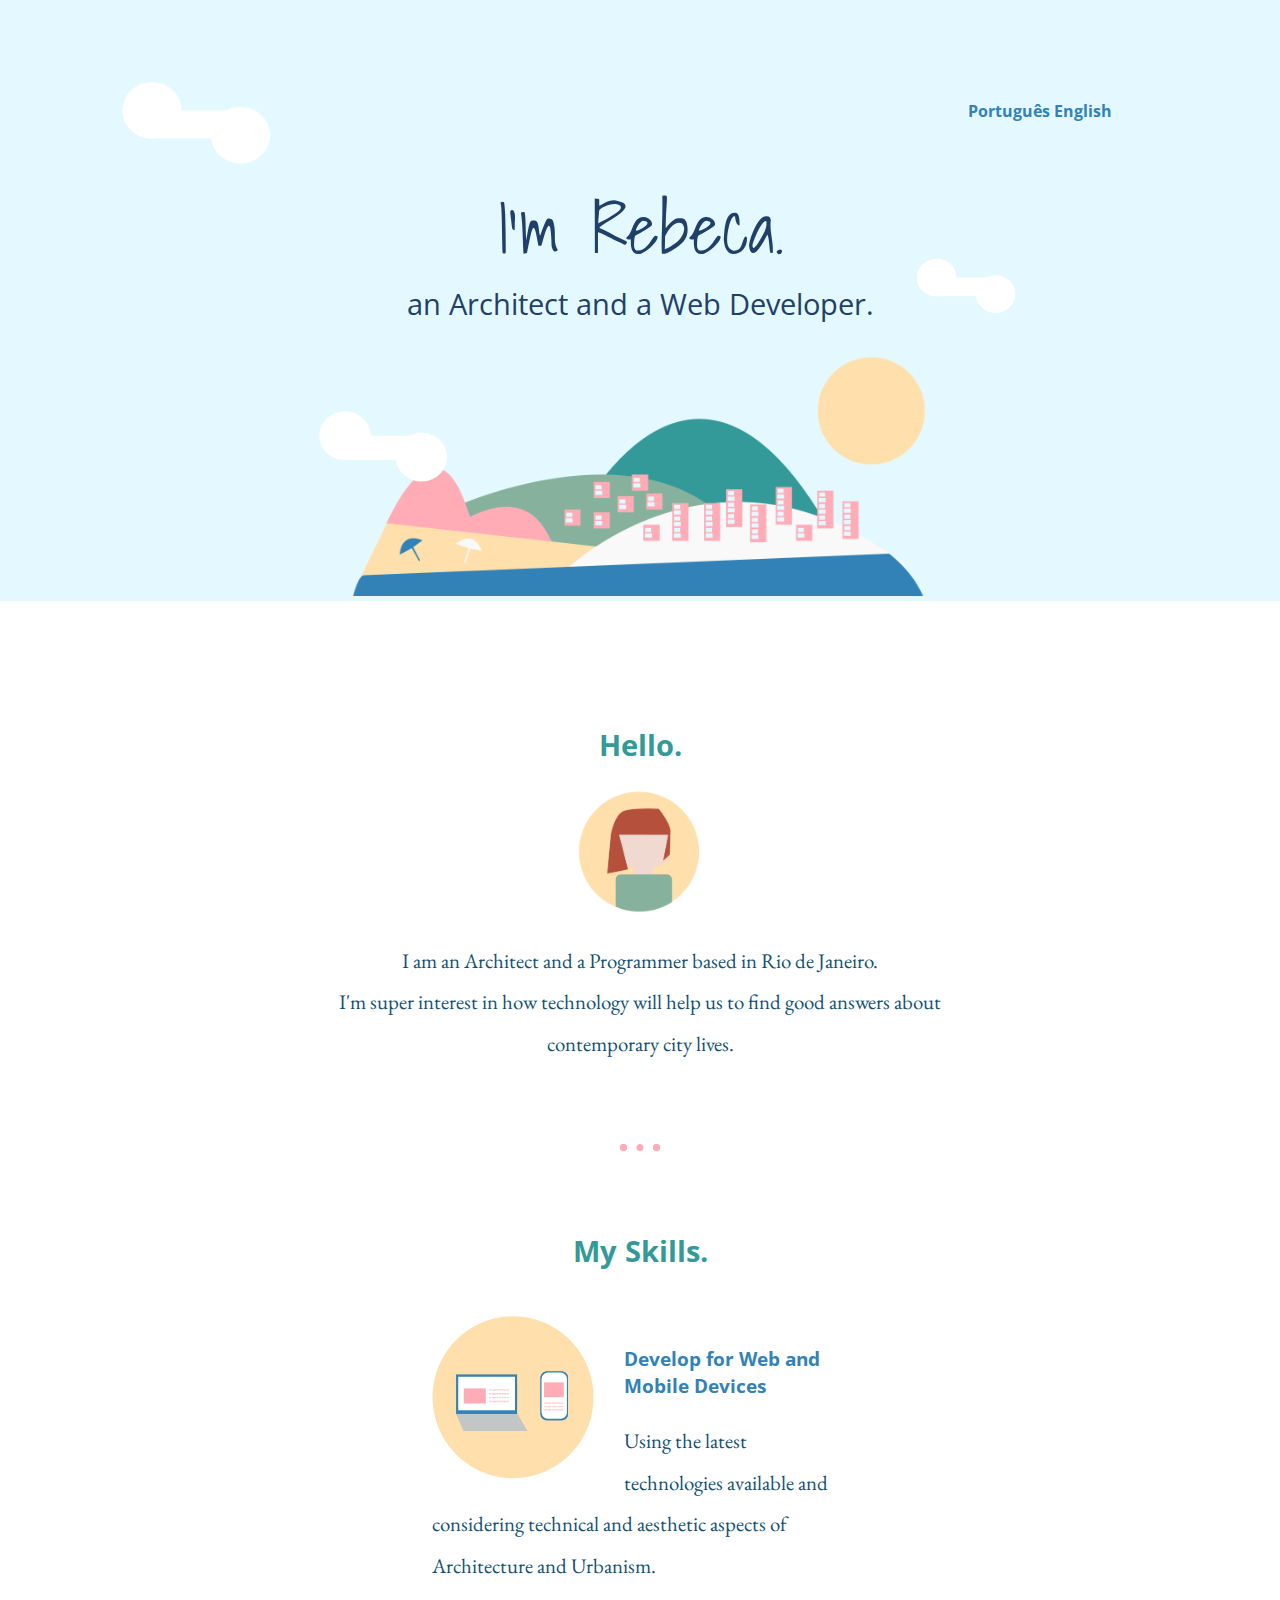
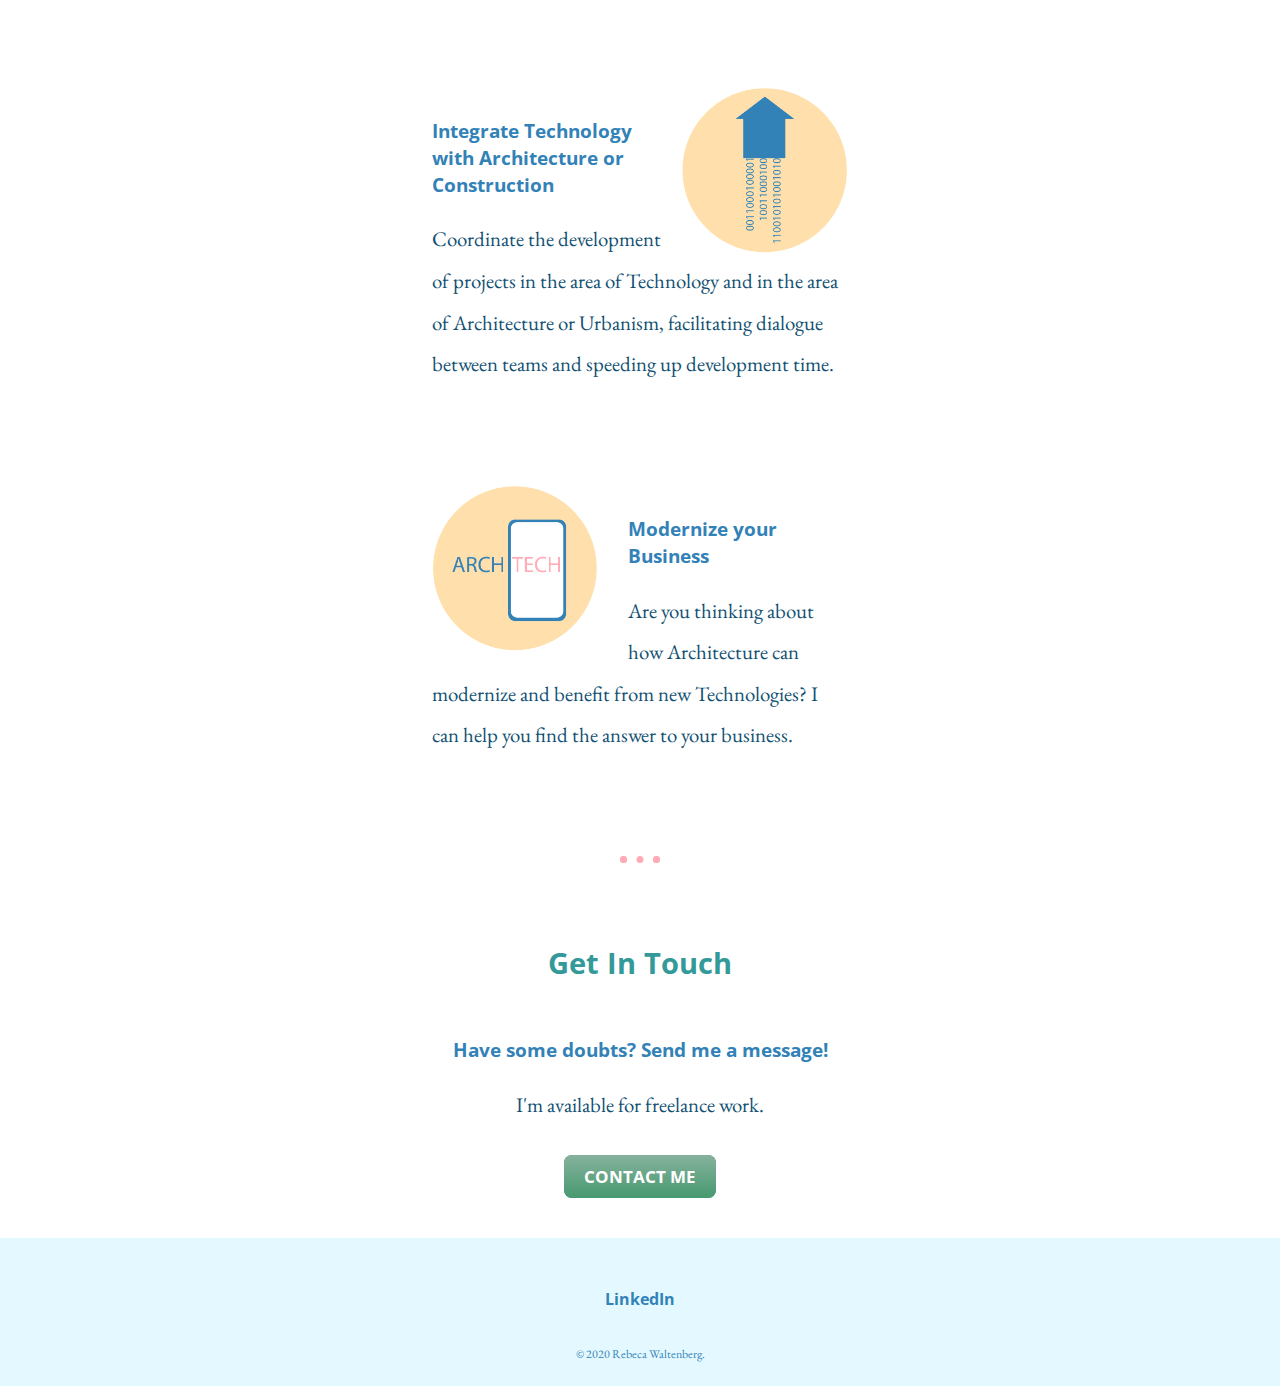
<file: index.html>
<!DOCTYPE html>
<html lang="en" dir="ltr">

<head>
  <meta charset="utf-8">
  <title>Rebeca Waltenberg</title>
  <link href="https://fonts.googleapis.com/css2?family=EB+Garamond&family=Montserrat&family=Open+Sans&family=Shadows+Into+Light&display=swap" rel='stylesheet' type='text/css'>
  <link rel="stylesheet" type="text/css" href="css/styles.css">
  <link rel="icon" href="favicon.ico">

</head>

<body>

  <div class="top-container">

    <div class="flags">
      <a href="Portuguese.html">Português</a>
      <a href="Index.html">English</a>
    </div>

    <img class="top-cloud" src="images/Cloud 02-05.png" alt="Nuvem-alta-direita-img">
    <h1>I'm Rebeca.</h1>
    <h2 style="padding-top: 0; margin-top: 0; font-weight: normal;"> an Architect and a Web Developer.</h2>
    <img class="middle-cloud" src="images/Cloud 02-05.png" alt="Nuvem-media-direta-img">
    <img class="bottom-cloud" src="images/Cloud 02-05.png" alt="Nuvem-esquerda-img">
    <img class="rio-de-janeiro" src="images/Rio de Janeiro-13.png" alt="Rio de Janeiro-img">
  </div>

  <div class="middle-container">
    <div class="profile">
      <h2 style="color: #339999; padding-top: 100px;">Hello.</h2>
      <img src="images/rebeca-15.png" alt="rebeca-img" width="20%">
      <p>I am an Architect and a Programmer based in Rio de Janeiro. <br> I'm super interest in how technology will help us to find good answers about contemporary city lives.</p>

      <hr>

      <div class="skills" style="margin-bottom: 50px;">
        <h2 style="color:#339999; margin: 0 auto;">My Skills.</h2>
        <div class="skill-row" style=" margin-top:45px; ">
          <img class="skill-images" src="images/skills-17.png" alt="" style="width: 39%;">
          <h3>Develop for Web and Mobile Devices </h3>
          <p>Using the latest technologies available and considering technical and aesthetic aspects of Architecture and Urbanism.</p>
        </div>
        <div class="skill-row">
          <img class="skill-right" src="images/skills-18.png" alt="" style="width: 40%;">
          <h3>Integrate Technology with Architecture or Construction</h3>
          <p>Coordinate the development of projects in the area of Technology and in the area of Architecture or Urbanism, facilitating dialogue between teams and speeding up development time.</p>
        </div>
        <div class="skill-row">
          <img class="skill-images" src="images/skills-19.png" alt="" style="width: 40%;">
          <h3>Modernize your Business</h3>
          <p>Are you thinking about how Architecture can modernize and benefit from new Technologies? I can help you find the answer to your business.</p>
        </div>
      </div>
      <hr>
      <div class="contact-me" style="margin-bottom: 50px;">
        <h2 style="color: #339999;">Get In Touch</h2>
        <h3>Have some doubts? Send me a message!</h3>
        <p style="margin-bottom: 40px;">I'm available for freelance work.</p>
        <a href="mailto:re.waltenberg@email.com" class="boton"> CONTACT ME</a>
      </div>
    </div>


    <div class="bottom-container">
      <a class="footer-link" href="https://www.linkedin.com/in/rebeca-waltenberg/">LinkedIn</a>
      <p style="font-size: 0.75rem; color: #3282b8; padding: 20px 0;">© 2020 Rebeca Waltenberg.</p>
    </div>
</body>

</html>
</file>
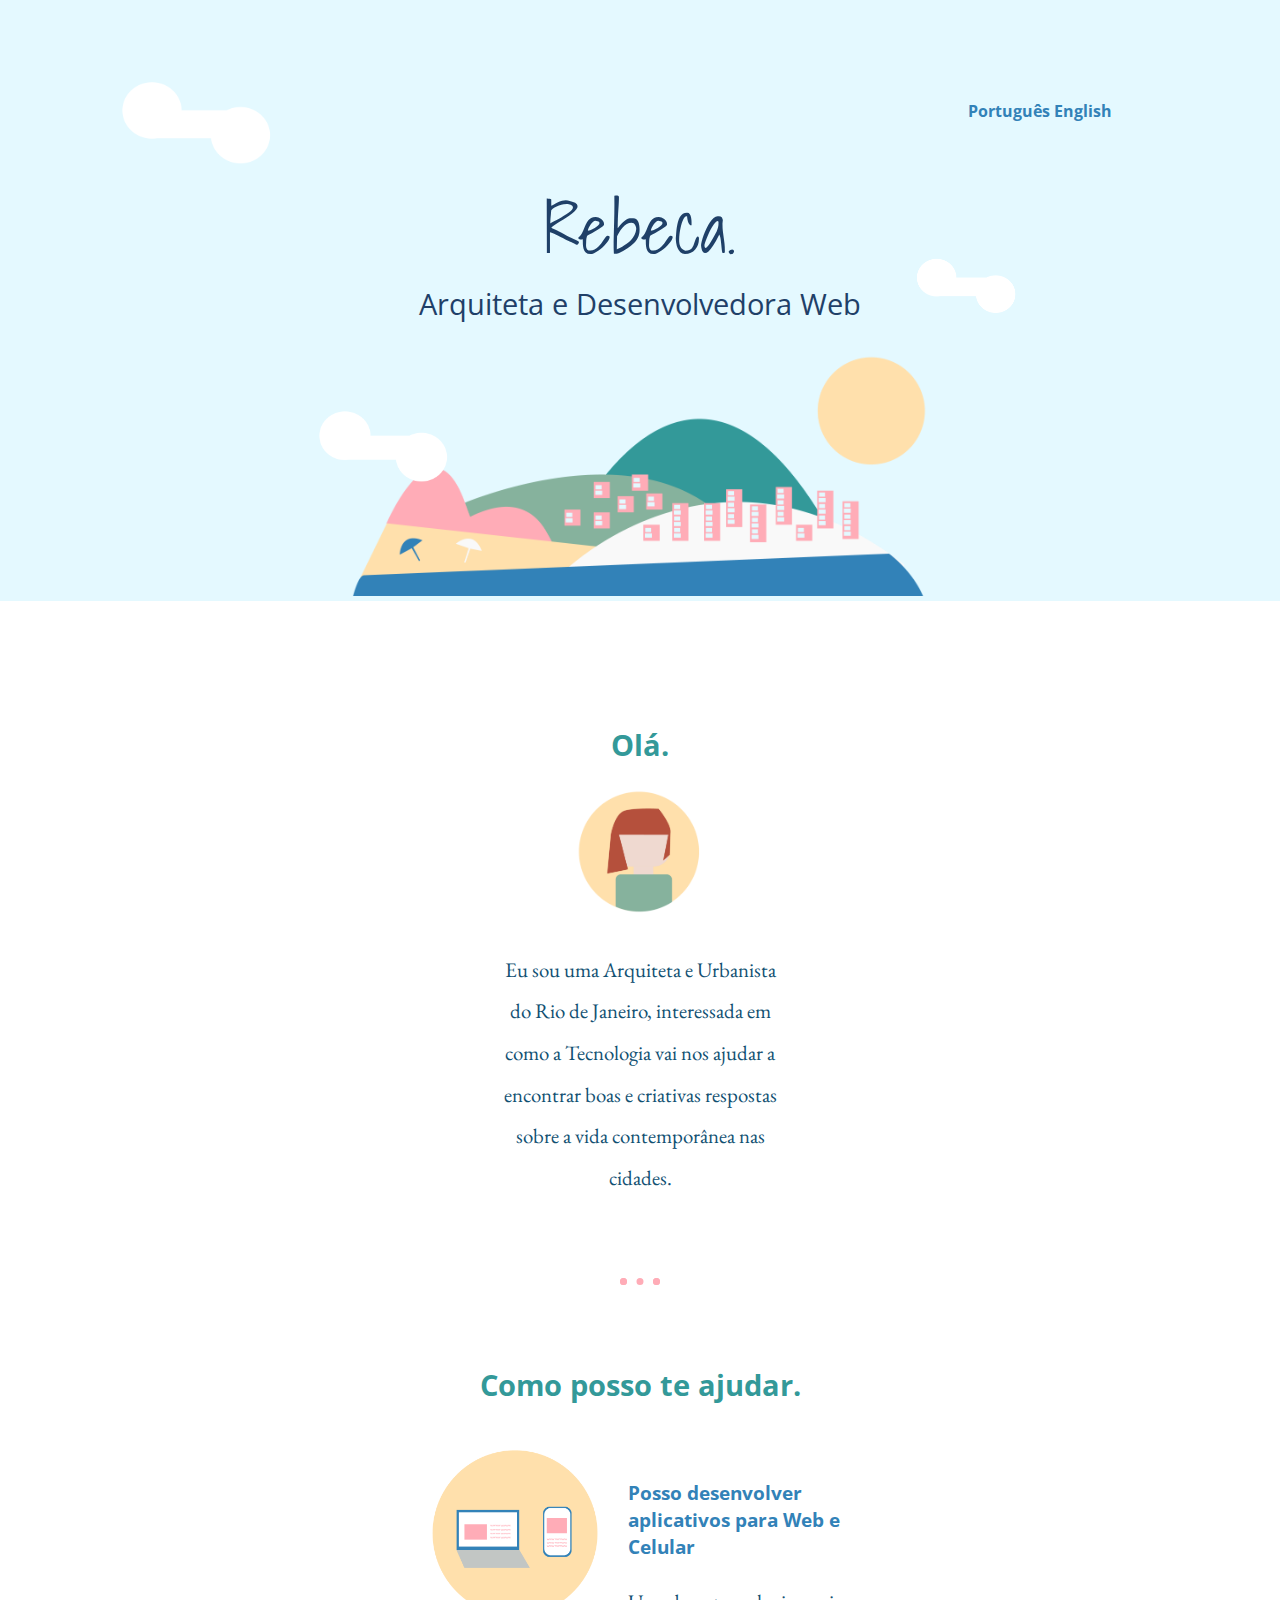
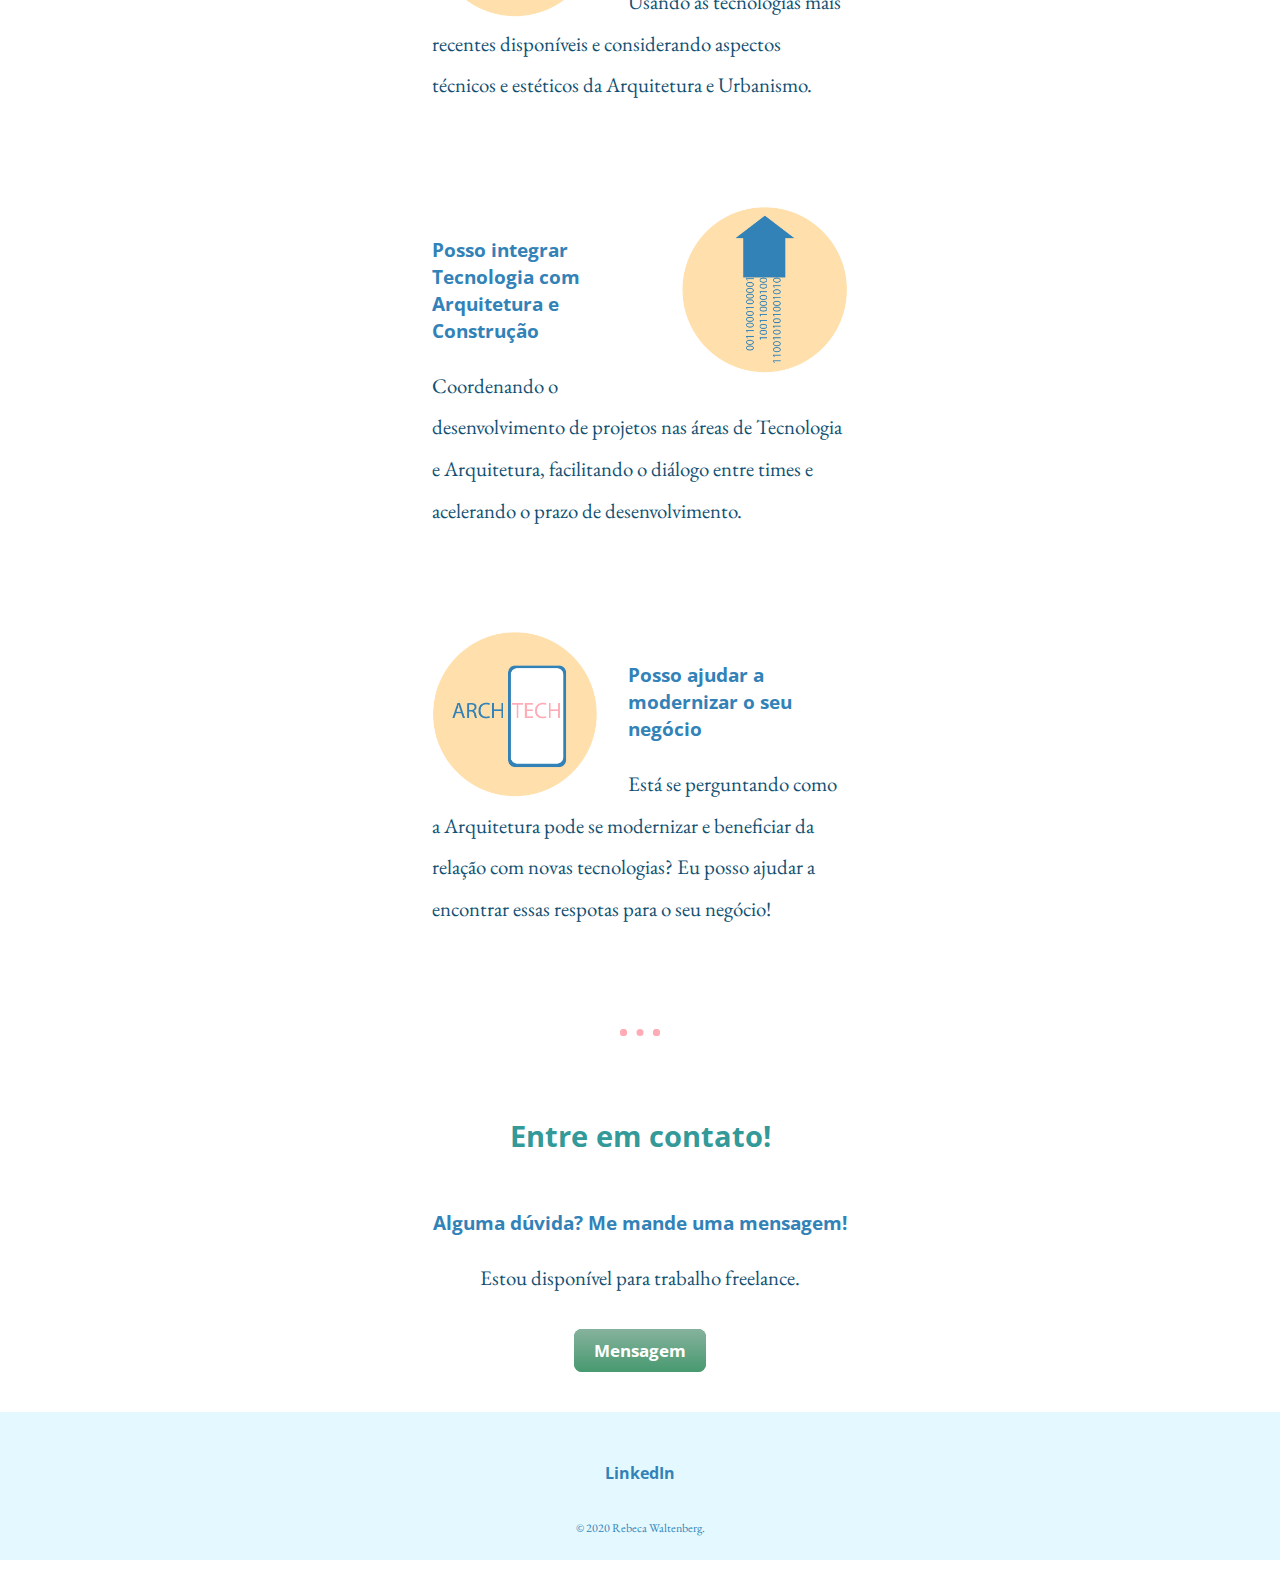
<file: Portuguese.html>
<!DOCTYPE html>
<html lang="en" dir="ltr">

<head>
  <meta charset="utf-8">
  <title>Rebeca Waltenberg</title>
  <link href="https://fonts.googleapis.com/css2?family=EB+Garamond&family=Montserrat&family=Open+Sans&family=Shadows+Into+Light&display=swap" rel='stylesheet' type='text/css'>
  <link rel="stylesheet" type="text/css" href="css/styles.css">
  <link rel="icon" href="favicon.ico">

</head>

<body>

  <div class="top-container">

    <div class="flags">
      <a href="CSS - My Site/Portuguese.html">Português</a>
      <a href="CSS - My Site/index.html">English</a>
    </div>

    <img class="top-cloud" src="images/Cloud 02-05.png" alt="Nuvem-alta-direita-img">

    <h1>Rebeca.</h1>

    <h2 style="padding-top: 0; margin-top: 0; font-weight: normal;"> Arquiteta e Desenvolvedora Web</h2>
    <img class="middle-cloud" src="images/Cloud 02-05.png" alt="Nuvem-media-direta-img">
    <img class="bottom-cloud" src="images/Cloud 02-05.png" alt="Nuvem-esquerda-img">
    <img class="rio-de-janeiro" src="images/Rio de Janeiro-13.png" alt="Rio de Janeiro-img">
  </div>

  <div class="middle-container">
    <div class="profile">
      <h2 style="color: #339999; padding-top: 100px;">Olá.</h2>
      <img src="images/rebeca-15.png" alt="rebeca-img" width="20%">
      <p style= "width: 45%; margin:30px auto;"> Eu sou uma Arquiteta e Urbanista do Rio de Janeiro, interessada em como a Tecnologia vai nos ajudar a encontrar boas e criativas respostas sobre a vida contemporânea nas cidades. </p>

      <hr>

      <div class="skills" style="margin-bottom: 50px;">
        <h2 style="color:#339999; margin: 0 auto;"> Como posso te ajudar.</h2>

        <div class="skill-row" style=" margin-top:45px; ">
          <img class="skill-images" src="images/skills-17.png" alt="" style="width: 40%;">
          <h3>Posso desenvolver aplicativos para Web e Celular </h3>
          <p>Usando as tecnologias mais recentes disponíveis e considerando aspectos técnicos e estéticos da Arquitetura e Urbanismo.</p>
        </div>
        <div class="skill-row">
          <img class="skill-right" src="images/skills-18.png" alt="" style="width: 40%;">
          <h3>Posso integrar Tecnologia com Arquitetura e Construção</h3>
          <p>Coordenando o desenvolvimento de projetos nas áreas de Tecnologia e Arquitetura, facilitando o diálogo entre times e acelerando o prazo de desenvolvimento.</p>
        </div>
        <div class="skill-row">
          <img class="skill-images" src="images/skills-19.png" alt="" style="width: 40%;">
          <h3>Posso ajudar a modernizar o seu negócio</h3>
          <p>Está se perguntando como a Arquitetura pode se modernizar e beneficiar da relação com novas tecnologias? Eu posso ajudar a encontrar essas respotas para o seu negócio!</p>
        </div>
      </div>
      <hr>
      <div class="contact-me" style="margin-bottom: 50px;">
        <h2 style="color: #339999;">Entre em contato!</h2>
        <h3> Alguma dúvida? Me mande uma mensagem!</h3>
        <p style="margin-bottom: 40px;"> Estou disponível para trabalho freelance.</p>
        <a href="mailto:re.waltenberg@email.com" class="boton"> Mensagem</a>
      </div>
    </div>


    <div class="bottom-container">
      <a class="footer-link" href="https://www.linkedin.com/in/rebeca-waltenberg/">LinkedIn</a>
      <p style="font-size: 0.75rem; color: #3282b8; padding: 20px 0;">© 2020 Rebeca Waltenberg.</p>
    </div>
</body>

</html>
</file>
<file: css/styles.css>
/*****************TAGS CSS******************/
body {
  margin: 0;
  text-align: center;
  font-family: 'Open Sans', sans-serif;
}

h1 {
  margin: 50px auto 0 auto;
  font-family: 'shadows into light', cursive;
  font-weight: lighter;
  font-size: 4.375rem;
}

h2 {
  font-family: 'Open Sans', sans-serif;
  font-size: 1.8rem;
  text-align: center;
}

h3 {
  font-family: 'Open Sans', sans-serif;
  color: #3282b8;
  font-size: 1.2rem;
  padding-top: 30px;
}

p {
  color: #115072;
  font-family: 'EB Garamond', serif;
  font-size: 1.3rem;
  line-height: 2;
}

hr {
  border: dotted #ffacb7 7px;
  width: 4%;
  border-bottom:0;
  margin: 80px auto;
}

a {
  color: #3282b8;
  font-weight: bold;
  text-decoration:none;
}

a:hover{
  color: #ffacb7;
}

/*****************CLASS CSS******************/
.top-container {
  background-color: #E4F9FF;
  position: relative;
  padding-top: 100px;
  color: #1f4068;
}

.middle-container {
  color: #1f4068;
}

.bottom-container {
  padding-top:50px;
  background-color: #E4F9FF;
  color: #1f4068;
}

.flags {
  padding-left: 800px;
}


.top-cloud {
  width: 15%;
  position: absolute;
  left: 100px;
  bottom: 430px;
}

.middle-cloud {
  width: 13%;
  position: absolute;
  left: 300px;
  top: 400px;
  }

.bottom-cloud {
  width: 10%;
  position: absolute;
  right: 250px;
  top: 250px;
}

.profile {
  width: 50%;
  margin: auto;
}

.skill-row {
  margin: 85px auto 100px auto;
  width: 65%;
  text-align: left;
  }

.skill-images {
  width: 23%;
  float: left;
  margin-right: 30px;
}

.skill-right {
  float: right;
  margin-left: 20px;
  width: 23%;
}



.rio-de-janeiro {
  width: 45%;
  margin-bottom: 0;
  padding-bottom: 0;
  border: none;
  }

  .boton {
        background: #479970;
        background: -webkit-gradient(top, #86B29D, #479970);
        background-image: -webkit-linear-gradient(top, #86B29D, #479970);
        background-image: -moz-linear-gradient(top, #86B29D, #479970);
        background-image: -ms-linear-gradient(top, #86B29D, #479970);
        background-image: -o-linear-gradient(top, #86B29D, #479970);
        background-image: linear-gradient(to bottom, #86B29D, #479970);
        -webkit-border-radius: 8;
        -moz-border-radius: 8;
        border-radius: 8px;
        font-family: 'Open Sans', sans-serif;
        color: #ffffff;
        font-size: 17px;
        padding: 10px 20px 10px 20px;
        text-decoration: none;
}

.boton:hover {
  background: #7CF2B7;
  background: -webkit-gradient(top, #7CF2B7, #40C181);
  background-image: -webkit-linear-gradient(top, #7CF2B7, #40C181);
  background-image: -moz-linear-gradient(top, #7CF2B7, #40C181);
  background-image: -ms-linear-gradient(top, #7CF2B7, #40C181);
  background-image: -o-linear-gradient(top, #7CF2B7, #40C181);
  background-image: linear-gradient(to bottom, #7CF2B7, #40C181);
   -webkit-border-radius: 20;
   -moz-border-radius: 20;
   border-radius: 20;
   text-decoration: none;
}
</file>
